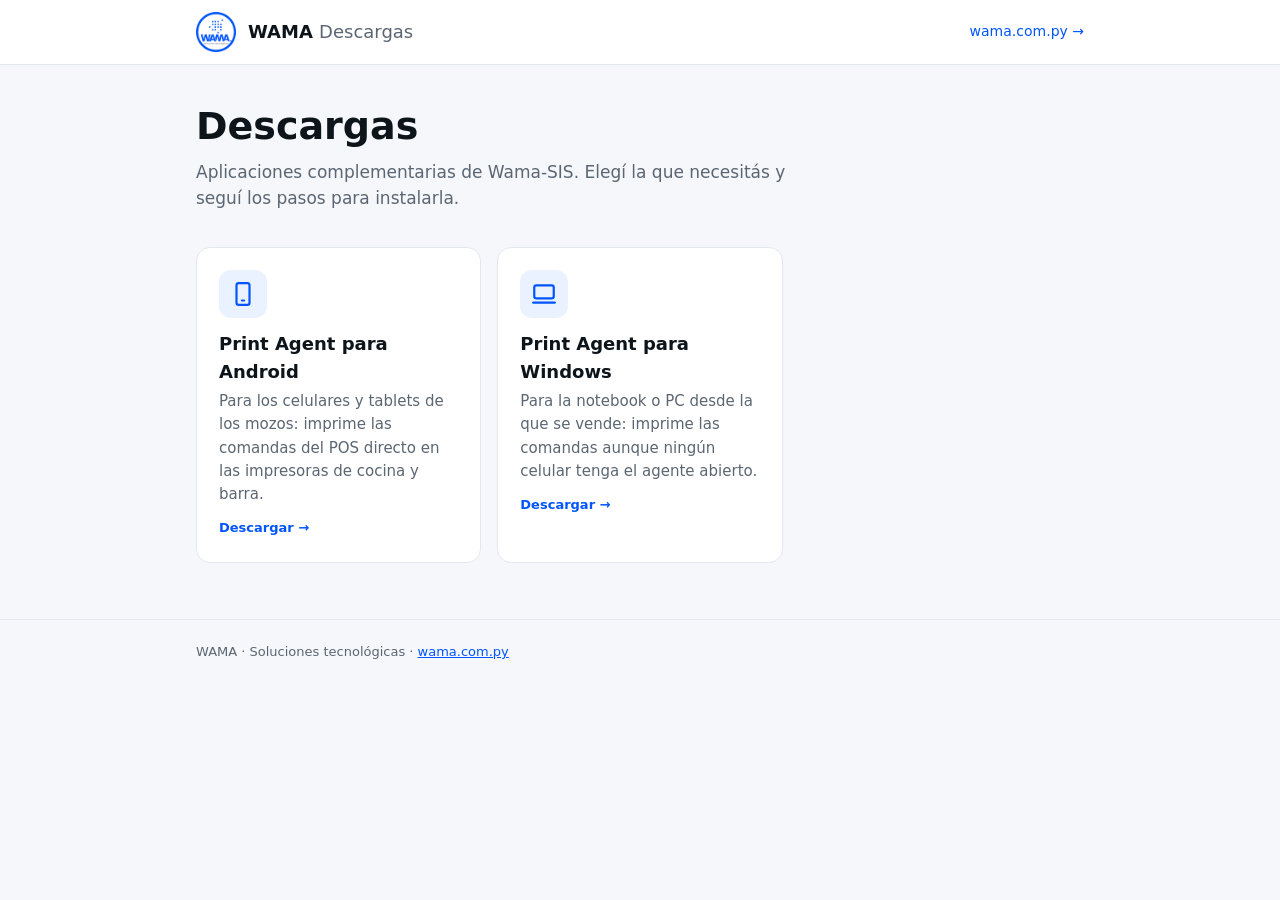
<file: index.html>
<!doctype html>
<html lang="es">
<head>
  <meta charset="utf-8">
  <meta name="viewport" content="width=device-width, initial-scale=1">
  <title>Descargas WAMA</title>
  <meta name="description" content="Aplicaciones y herramientas de WAMA para descargar e instalar.">
  <link rel="icon" href="/assets/wama-icon.png">
  <link rel="stylesheet" href="/css/site.css">
</head>
<body>
  <header class="topbar">
    <div class="wrap">
      <img src="/assets/wama-icon.png" alt="WAMA">
      <a class="brand" href="/">WAMA <span>Descargas</span></a>
      <a class="back" href="https://wama.com.py">wama.com.py →</a>
    </div>
  </header>

  <main class="wrap">
    <section class="hero">
      <h1>Descargas</h1>
      <p>Aplicaciones complementarias de Wama-SIS. Elegí la que necesitás y seguí los pasos
         para instalarla.</p>
    </section>

    <!-- Para sumar un producto: copiar una tarjeta .product y crear su página. -->
    <div class="products">
      <a class="product" href="/print-agent">
        <div class="icon">
          <svg viewBox="0 0 24 24" fill="none" stroke="currentColor" stroke-width="2" stroke-linecap="round" stroke-linejoin="round" aria-hidden="true"><rect x="6" y="2" width="12" height="20" rx="2"/><path d="M11 18h2"/></svg>
        </div>
        <h3>Print Agent para Android</h3>
        <p>Para los celulares y tablets de los mozos: imprime las comandas del POS directo en las
           impresoras de cocina y barra.</p>
        <span class="tag">Descargar →</span>
      </a>
      <a class="product" href="/print-agent-windows">
        <div class="icon">
          <svg viewBox="0 0 24 24" fill="none" stroke="currentColor" stroke-width="2" stroke-linecap="round" stroke-linejoin="round" aria-hidden="true"><rect x="3" y="4" width="18" height="12" rx="2"/><path d="M2 20h20"/></svg>
        </div>
        <h3>Print Agent para Windows</h3>
        <p>Para la notebook o PC desde la que se vende: imprime las comandas aunque ningún celular
           tenga el agente abierto.</p>
        <span class="tag">Descargar →</span>
      </a>
    </div>
  </main>

  <footer>
    <div class="wrap">WAMA · Soluciones tecnológicas · <a href="https://wama.com.py">wama.com.py</a></div>
  </footer>
</body>
</html>
</file>
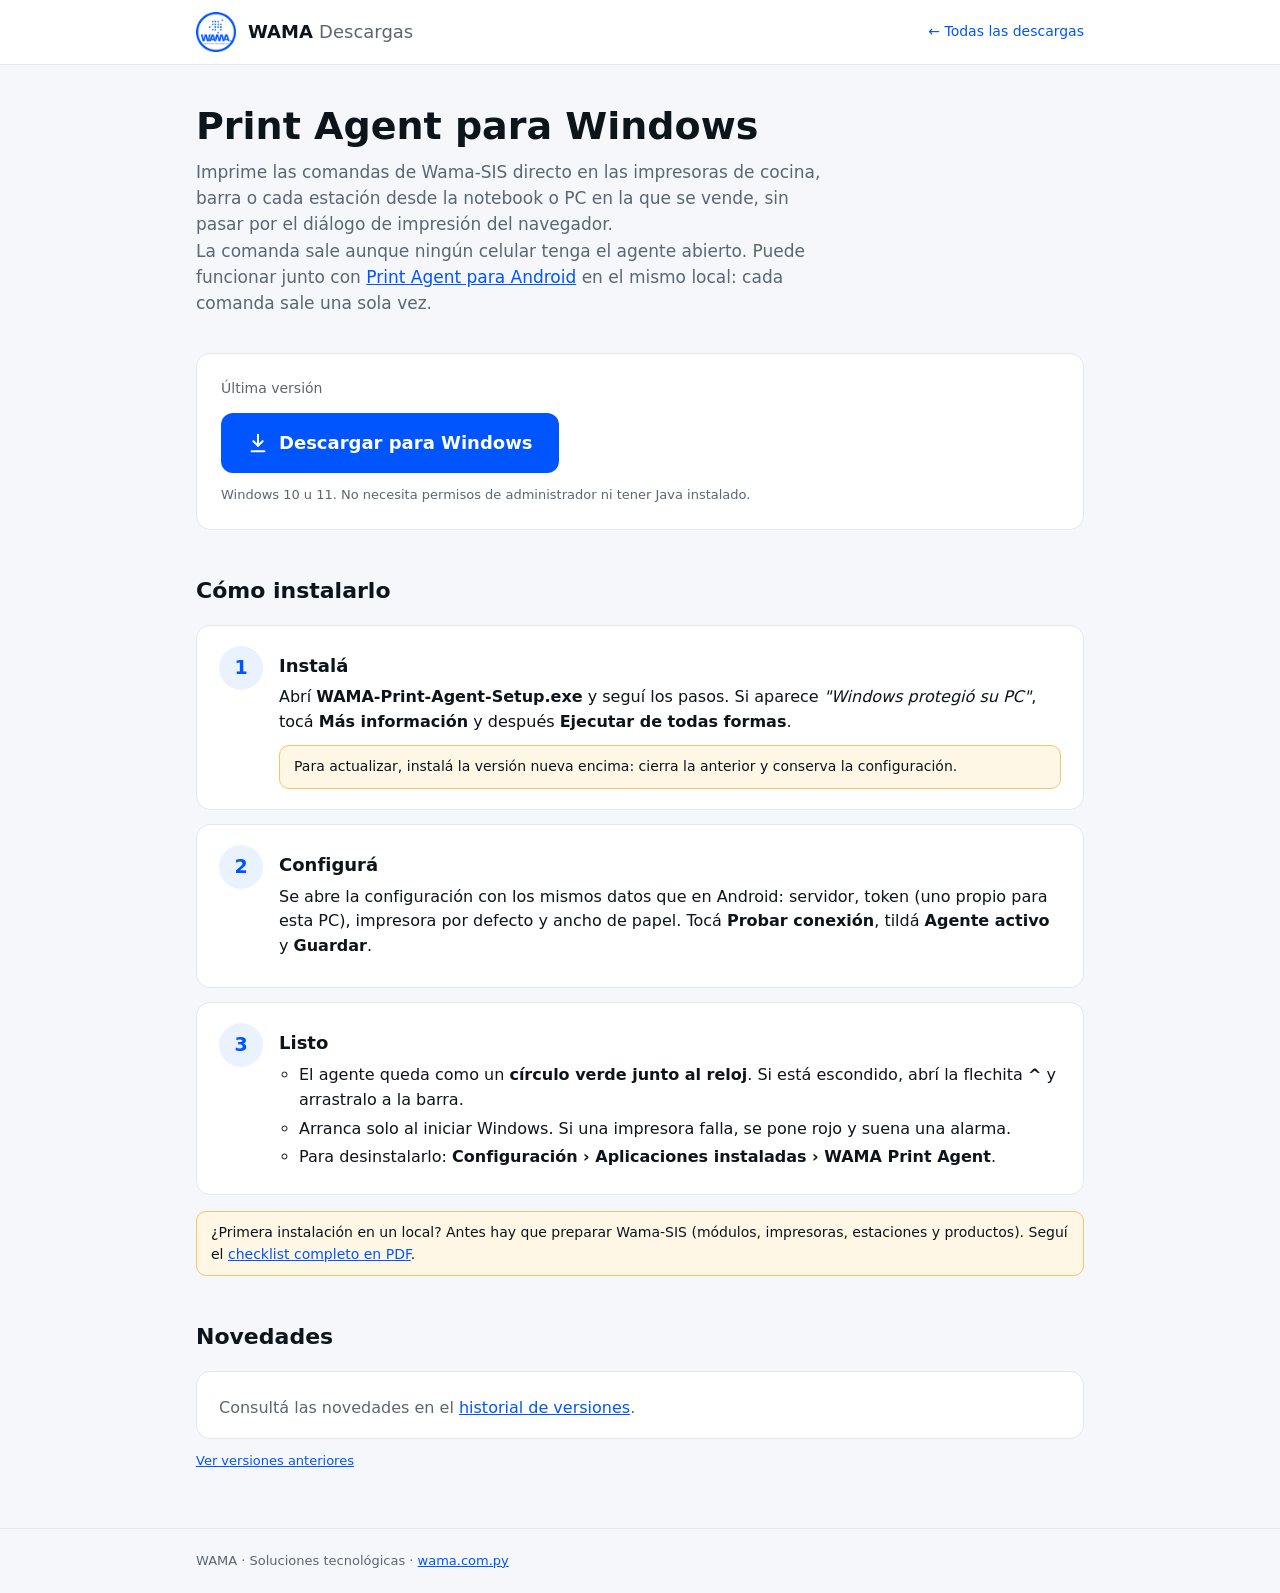
<file: print-agent-windows.html>
<!doctype html>
<html lang="es">
<head>
  <meta charset="utf-8">
  <meta name="viewport" content="width=device-width, initial-scale=1">
  <title>Print Agent para Windows · Descargas WAMA</title>
  <meta name="description" content="Descargá el agente de impresión de WAMA para Windows: la notebook o PC de caja imprime las comandas directo en las impresoras de cocina.">
  <link rel="icon" href="/assets/wama-icon.png">
  <link rel="stylesheet" href="/css/site.css">
</head>
<body>
  <header class="topbar">
    <div class="wrap">
      <img src="/assets/wama-icon.png" alt="WAMA">
      <a class="brand" href="/">WAMA <span>Descargas</span></a>
      <a class="back" href="/">← Todas las descargas</a>
    </div>
  </header>

  <main class="wrap">
    <section class="hero">
      <h1>Print Agent para Windows</h1>
      <p>Imprime las comandas de Wama-SIS directo en las impresoras de cocina, barra o cada
         estación desde la notebook o PC en la que se vende, sin pasar por el diálogo de impresión
         del navegador.</p>
      <p class="small">La comanda sale aunque ningún celular tenga el agente abierto. Puede funcionar
         junto con <a href="/print-agent">Print Agent para Android</a> en el mismo local: cada
         comanda sale una sola vez.</p>
    </section>

    <!-- 1. Descarga -->
    <section class="download" aria-label="Descarga para Windows">
      <div>
        <div class="version-line" id="versionLineWin">Última versión</div>
        <a class="btn" id="downloadWinBtn"
           href="https://github.com/avaldezdev/wama-print-agent-releases/releases/download/windows-v1.0.2/WAMA-Print-Agent-Setup.exe">
          <svg viewBox="0 0 24 24" fill="none" stroke="currentColor" stroke-width="2.2" stroke-linecap="round" stroke-linejoin="round" aria-hidden="true"><path d="M12 3v12"/><path d="m7 10 5 5 5-5"/><path d="M5 21h14"/></svg>
          Descargar para Windows
        </a>
        <div class="small">Windows 10 u 11. No necesita permisos de administrador ni tener Java instalado.</div>
      </div>
    </section>

    <!-- 2. Pasos -->
    <h2>Cómo instalarlo</h2>
    <ol class="steps">
      <li class="step">
        <div class="num">1</div>
        <div>
          <h3>Instalá</h3>
          <p>Abrí <b>WAMA-Print-Agent-Setup.exe</b> y seguí los pasos. Si aparece <i>"Windows
             protegió su PC"</i>, tocá <b>Más información</b> y después <b>Ejecutar de todas
             formas</b>.</p>
          <div class="note">Para actualizar, instalá la versión nueva encima: cierra la anterior y
             conserva la configuración.</div>
        </div>
      </li>
      <li class="step">
        <div class="num">2</div>
        <div>
          <h3>Configurá</h3>
          <p>Se abre la configuración con los mismos datos que en Android: servidor, token (uno
             propio para esta PC), impresora por defecto y ancho de papel. Tocá <b>Probar
             conexión</b>, tildá <b>Agente activo</b> y <b>Guardar</b>.</p>
        </div>
      </li>
      <li class="step">
        <div class="num">3</div>
        <div>
          <h3>Listo</h3>
          <ul>
            <li>El agente queda como un <b>círculo verde junto al reloj</b>. Si está escondido,
                abrí la flechita <b>^</b> y arrastralo a la barra.</li>
            <li>Arranca solo al iniciar Windows. Si una impresora falla, se pone rojo y suena una
                alarma.</li>
            <li>Para desinstalarlo: <b>Configuración › Aplicaciones instaladas › WAMA Print Agent</b>.</li>
          </ul>
        </div>
      </li>
    </ol>


    <div class="note" style="margin-top:16px">
      ¿Primera instalación en un local? Antes hay que preparar Wama-SIS (módulos, impresoras,
      estaciones y productos). Seguí el
      <a href="/assets/checklist-print-agent.pdf" download>checklist completo en PDF</a>.
    </div>

    <!-- 3. Novedades -->
    <h2>Novedades</h2>
    <div class="changes" id="changesWin">
      <p>Consultá las novedades en el
        <a href="https://github.com/avaldezdev/wama-print-agent-releases/releases">historial de versiones</a>.</p>
    </div>
    <p class="small"><a href="https://github.com/avaldezdev/wama-print-agent-releases/releases">Ver versiones anteriores</a></p>
  </main>

  <footer>
    <div class="wrap">WAMA · Soluciones tecnológicas · <a href="https://wama.com.py">wama.com.py</a></div>
  </footer>

  <script src="/js/print-agent-windows.js"></script>
</body>
</html>
</file>
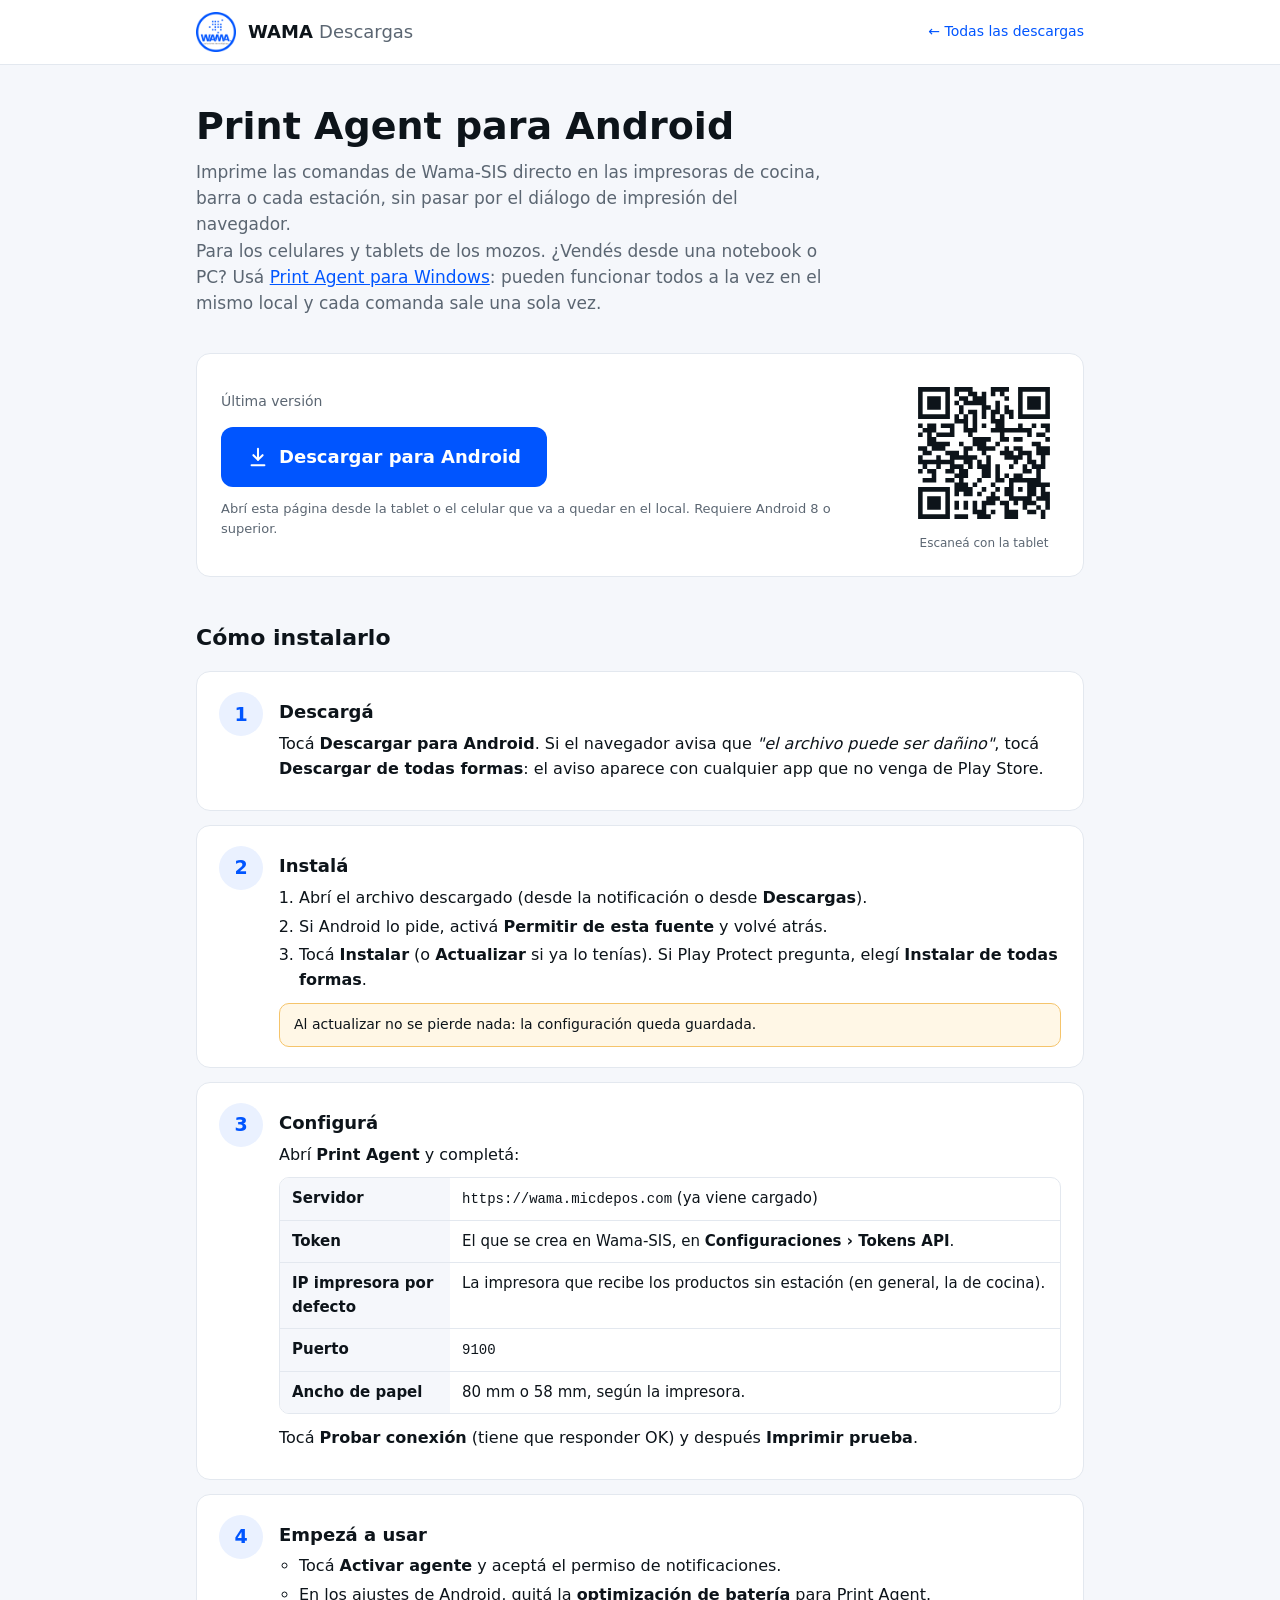
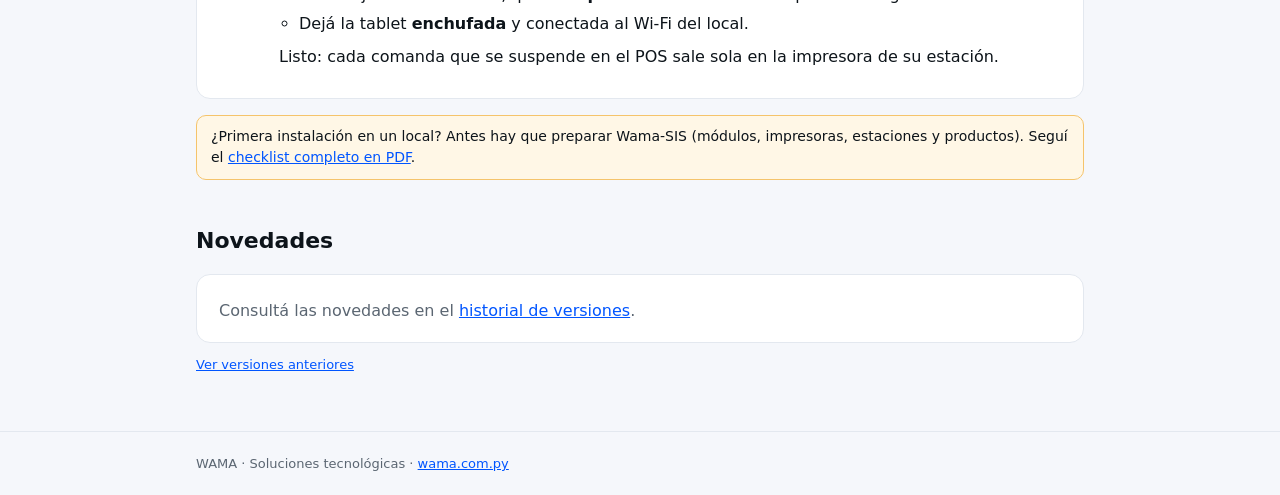
<file: print-agent.html>
<!doctype html>
<html lang="es">
<head>
  <meta charset="utf-8">
  <meta name="viewport" content="width=device-width, initial-scale=1">
  <title>Print Agent para Android · Descargas WAMA</title>
  <meta name="description" content="Descargá el agente de impresión de WAMA para Android: imprime las comandas del POS directo en las impresoras de cocina.">
  <link rel="icon" href="/assets/wama-icon.png">
  <link rel="stylesheet" href="/css/site.css">
</head>
<body>
  <header class="topbar">
    <div class="wrap">
      <img src="/assets/wama-icon.png" alt="WAMA">
      <a class="brand" href="/">WAMA <span>Descargas</span></a>
      <a class="back" href="/">← Todas las descargas</a>
    </div>
  </header>

  <main class="wrap">
    <section class="hero">
      <h1>Print Agent para Android</h1>
      <p>Imprime las comandas de Wama-SIS directo en las impresoras de cocina, barra o cada
         estación, sin pasar por el diálogo de impresión del navegador.</p>
      <p class="small">Para los celulares y tablets de los mozos. ¿Vendés desde una notebook o PC?
         Usá <a href="/print-agent-windows">Print Agent para Windows</a>: pueden funcionar todos a
         la vez en el mismo local y cada comanda sale una sola vez.</p>
    </section>

    <!-- 1. Descarga -->
    <section class="download" aria-label="Descarga">
      <div>
        <div class="version-line" id="versionLine">Última versión</div>
        <a class="btn" id="downloadBtn"
           href="https://github.com/avaldezdev/wama-print-agent-releases/releases/latest/download/PrintAgent.apk">
          <svg viewBox="0 0 24 24" fill="none" stroke="currentColor" stroke-width="2.2" stroke-linecap="round" stroke-linejoin="round" aria-hidden="true"><path d="M12 3v12"/><path d="m7 10 5 5 5-5"/><path d="M5 21h14"/></svg>
          Descargar para Android
        </a>
        <div class="small">Abrí esta página desde la tablet o el celular que va a quedar en el local.
          Requiere Android 8 o superior.</div>
      </div>
      <div class="qr">
        <img src="/assets/qr-print-agent.svg" alt="Código QR de esta página">
        Escaneá con la tablet
      </div>
    </section>

    <!-- 2. Pasos -->
    <h2>Cómo instalarlo</h2>
    <ol class="steps">
      <li class="step">
        <div class="num">1</div>
        <div>
          <h3>Descargá</h3>
          <p>Tocá <b>Descargar para Android</b>. Si el navegador avisa que <i>"el archivo puede ser
             dañino"</i>, tocá <b>Descargar de todas formas</b>: el aviso aparece con cualquier app
             que no venga de Play Store.</p>
        </div>
      </li>
      <li class="step">
        <div class="num">2</div>
        <div>
          <h3>Instalá</h3>
          <ol>
            <li>Abrí el archivo descargado (desde la notificación o desde <b>Descargas</b>).</li>
            <li>Si Android lo pide, activá <b>Permitir de esta fuente</b> y volvé atrás.</li>
            <li>Tocá <b>Instalar</b> (o <b>Actualizar</b> si ya lo tenías). Si Play Protect pregunta,
                elegí <b>Instalar de todas formas</b>.</li>
          </ol>
          <div class="note">Al actualizar no se pierde nada: la configuración queda guardada.</div>
        </div>
      </li>
      <li class="step">
        <div class="num">3</div>
        <div>
          <h3>Configurá</h3>
          <p>Abrí <b>Print Agent</b> y completá:</p>
          <dl class="fields">
            <div><dt>Servidor</dt><dd><code>https://wama.micdepos.com</code> (ya viene cargado)</dd></div>
            <div><dt>Token</dt><dd>El que se crea en Wama-SIS, en <b>Configuraciones › Tokens API</b>.</dd></div>
            <div><dt>IP impresora por defecto</dt><dd>La impresora que recibe los productos sin estación (en general, la de cocina).</dd></div>
            <div><dt>Puerto</dt><dd><code>9100</code></dd></div>
            <div><dt>Ancho de papel</dt><dd>80 mm o 58 mm, según la impresora.</dd></div>
          </dl>
          <p style="margin-top:12px">Tocá <b>Probar conexión</b> (tiene que responder OK) y después
             <b>Imprimir prueba</b>.</p>
        </div>
      </li>
      <li class="step">
        <div class="num">4</div>
        <div>
          <h3>Empezá a usar</h3>
          <ul>
            <li>Tocá <b>Activar agente</b> y aceptá el permiso de notificaciones.</li>
            <li>En los ajustes de Android, quitá la <b>optimización de batería</b> para Print Agent.</li>
            <li>Dejá la tablet <b>enchufada</b> y conectada al Wi-Fi del local.</li>
          </ul>
          <p style="margin-top:8px">Listo: cada comanda que se suspende en el POS sale sola en la
             impresora de su estación.</p>
        </div>
      </li>
    </ol>

    <div class="note" style="margin-top:16px">
      ¿Primera instalación en un local? Antes hay que preparar Wama-SIS (módulos, impresoras,
      estaciones y productos). Seguí el
      <a href="/assets/checklist-print-agent.pdf" download>checklist completo en PDF</a>.
    </div>

    <!-- 3. Novedades -->
    <h2>Novedades</h2>
    <div class="changes" id="changes">
      <p>Consultá las novedades en el
        <a href="https://github.com/avaldezdev/wama-print-agent-releases/releases">historial de versiones</a>.</p>
    </div>
    <p class="small"><a href="https://github.com/avaldezdev/wama-print-agent-releases/releases">Ver versiones anteriores</a></p>
  </main>

  <footer>
    <div class="wrap">WAMA · Soluciones tecnológicas · <a href="https://wama.com.py">wama.com.py</a></div>
  </footer>

  <script src="/js/print-agent.js"></script>
</body>
</html>
</file>
<file: css/site.css>
:root {
  --brand: #0055ff;
  --brand-dark: #0040c4;
  --ink: #0d141a;
  --muted: #5b6672;
  --line: #e3e8ef;
  --bg: #f5f7fb;
  --card: #ffffff;
  --soft: #eaf1ff;
  --warn-bg: #fff7e6;
  --warn-line: #f5c46b;
  --radius: 14px;
}

* { box-sizing: border-box; }

body {
  margin: 0;
  font-family: system-ui, -apple-system, "Segoe UI", Roboto, sans-serif;
  color: var(--ink);
  background: var(--bg);
  line-height: 1.55;
}

a { color: var(--brand); }

.wrap { max-width: 920px; margin: 0 auto; padding: 0 16px; }

/* --- Barra superior --- */
.topbar { background: var(--card); border-bottom: 1px solid var(--line); }
.topbar .wrap { display: flex; align-items: center; gap: 12px; height: 64px; }
.topbar img { width: 40px; height: 40px; }
.topbar .brand { font-weight: 700; font-size: 18px; color: var(--ink); text-decoration: none; }
.topbar .brand span { color: var(--muted); font-weight: 500; }
.topbar .back { margin-left: auto; font-size: 14px; text-decoration: none; }

/* --- Hero --- */
.hero { padding: 40px 0 8px; }
.hero h1 { font-size: clamp(26px, 5vw, 38px); line-height: 1.15; margin: 0 0 10px; }
.hero p { color: var(--muted); font-size: 17px; margin: 0; max-width: 640px; }

/* --- Tarjeta de descarga --- */
.download {
  margin: 28px 0 8px;
  background: var(--card);
  border: 1px solid var(--line);
  border-radius: var(--radius);
  padding: 24px;
  display: grid;
  grid-template-columns: 1fr auto;
  gap: 24px;
  align-items: center;
}
.version-line { font-size: 14px; color: var(--muted); margin-bottom: 14px; }
.version-line strong { color: var(--ink); font-size: 16px; }
.btn {
  display: inline-flex; align-items: center; gap: 10px;
  background: var(--brand); color: #fff; text-decoration: none;
  font-weight: 700; font-size: 18px;
  padding: 16px 26px; border-radius: 12px;
}
.btn:hover { background: var(--brand-dark); }
.btn svg { width: 22px; height: 22px; }
.small { font-size: 13px; color: var(--muted); margin-top: 12px; }
.qr { text-align: center; font-size: 12px; color: var(--muted); }
.qr img { width: 150px; height: 150px; display: block; margin: 0 auto 6px; }

/* --- Pasos --- */
h2 { font-size: 22px; margin: 44px 0 16px; }
.steps { list-style: none; padding: 0; margin: 0; display: grid; gap: 14px; }
.step {
  background: var(--card); border: 1px solid var(--line); border-radius: var(--radius);
  padding: 20px 22px; display: grid; grid-template-columns: 44px 1fr; gap: 16px;
}
.step .num {
  width: 44px; height: 44px; border-radius: 50%;
  background: var(--soft); color: var(--brand);
  display: grid; place-items: center; font-weight: 800; font-size: 19px;
}
.step h3 { margin: 6px 0 6px; font-size: 18px; }
.step p { margin: 0 0 8px; }
.step ol, .step ul { margin: 6px 0 0; padding-left: 20px; }
.step li { margin: 4px 0; }

.fields { margin: 10px 0 0; border: 1px solid var(--line); border-radius: 10px; overflow: hidden; }
.fields div { display: grid; grid-template-columns: 170px 1fr; border-top: 1px solid var(--line); }
.fields div:first-child { border-top: 0; }
.fields dt, .fields dd { margin: 0; padding: 9px 12px; font-size: 15px; }
.fields dt { background: var(--bg); font-weight: 600; }
.fields code { font-size: 14px; }

.note {
  background: var(--warn-bg); border: 1px solid var(--warn-line); border-radius: 10px;
  padding: 10px 14px; font-size: 14px; margin-top: 10px;
}

/* --- Novedades --- */
.changes { background: var(--card); border: 1px solid var(--line); border-radius: var(--radius); padding: 18px 22px; }
.changes h3 { margin: 0 0 6px; font-size: 16px; }
.changes ul { margin: 6px 0 0; padding-left: 20px; }
.changes p { margin: 6px 0 0; color: var(--muted); }

/* --- Portal (index) --- */
.products { display: grid; grid-template-columns: repeat(auto-fill, minmax(260px, 1fr)); gap: 16px; margin: 28px 0; }
.product {
  background: var(--card); border: 1px solid var(--line); border-radius: var(--radius);
  padding: 22px; text-decoration: none; color: inherit; display: block;
}
.product:hover { border-color: var(--brand); }
.product .icon {
  width: 48px; height: 48px; border-radius: 12px; background: var(--soft); color: var(--brand);
  display: grid; place-items: center; margin-bottom: 12px;
}
.product .icon svg { width: 26px; height: 26px; }
.product h3 { margin: 0 0 4px; font-size: 18px; }
.product p { margin: 0; color: var(--muted); font-size: 15px; }
.product .tag { display: inline-block; margin-top: 12px; font-size: 13px; font-weight: 600; color: var(--brand); }

footer { margin: 56px 0 0; padding: 22px 0; border-top: 1px solid var(--line); color: var(--muted); font-size: 13px; }

@media (max-width: 640px) {
  .download { grid-template-columns: 1fr; }
  .qr { display: none; }   /* en el celular no tiene sentido escanearse a sí mismo */
  .btn { width: 100%; justify-content: center; }
  .fields div { grid-template-columns: 1fr; }
  .fields dt { padding-bottom: 2px; }
}
</file>
